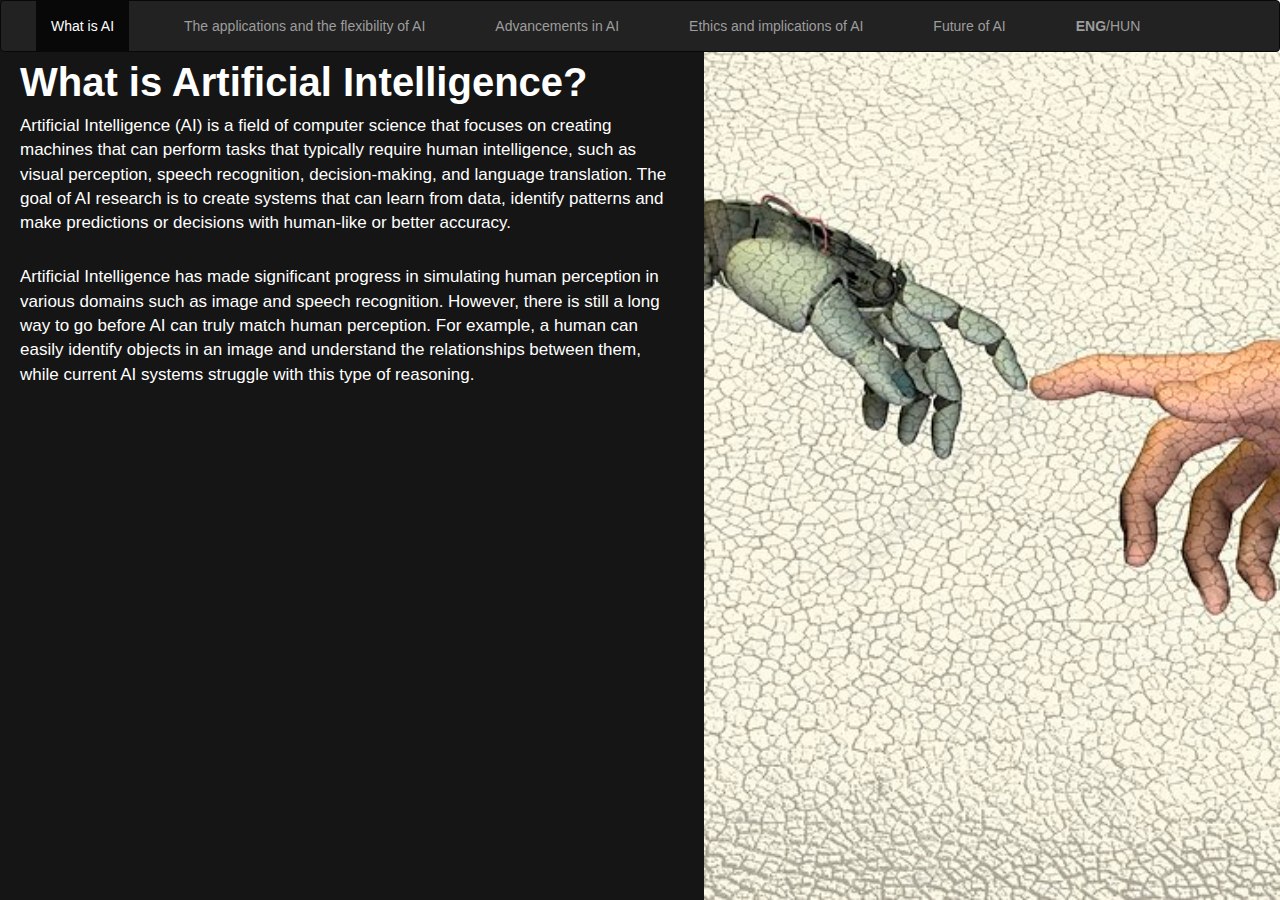
<file: AI/page1.html>
<!DOCTYPE html>
<html lang="hu">
<head>
    <meta charset="UTF-8">
    <meta http-equiv="X-UA-Compatible" content="IE=edge">
    <meta name="viewport" content="width=device-width, initial-scale=1.0">
    <title>Artifical Intelligence</title>
    <link rel="stylesheet" href="https://maxcdn.bootstrapcdn.com/bootstrap/3.4.1/css/bootstrap.min.css">
    <link rel="stylesheet" href="style.css">
    <script src="https://ajax.googleapis.com/ajax/libs/jquery/3.6.1/jquery.min.js"></script>
    <script src="https://maxcdn.bootstrapcdn.com/bootstrap/3.4.1/js/bootstrap.min.js"></script>
</head>
<body>
  <nav class="navbar navbar-inverse">
    <div class="container-fluid">
      <ul class="nav navbar-nav">
        <li class="active"><a href="">What is AI</a></li>
        <li><a href="page2.html">The applications and the flexibility of AI</a></li>
        <li><a href="page3.html">Advancements in AI</a></li>
        <li><a href="page4.html">Ethics and implications of AI</a></li>
        <li><a href="page5.html">Future of AI</a></li>
        <li><a href="page1ma.html"><b>ENG</b>/HUN</a></li>
      </ul>
    </div>
  </nav>

  <div class="split textSection">
    <h2>What is Artificial Intelligence?</h2>
    <p>
      Artificial Intelligence (AI) is a field of computer science that focuses on creating machines that can perform tasks that typically require human intelligence, such as visual perception, speech recognition, decision-making, and language translation. The goal of AI research is to create systems that can learn from data, identify patterns and make predictions or decisions with human-like or better accuracy.
    </p>
    <br>
    <p>
      Artificial Intelligence has made significant progress in simulating human perception in various domains such as image and speech recognition. However, there is still a long way to go before AI can truly match human perception.
      For example, a human can easily identify objects in an image and understand the relationships between them, while current AI systems struggle with this type of reasoning.
    </p>
  </div>
  <div class="split imgSection" id="sideImg1"></div>
  <!-- <img class="kep1" src="kepek/ai.png"> -->
  
   
      <script src="index.js"></script>
</body>
</html>
</file>
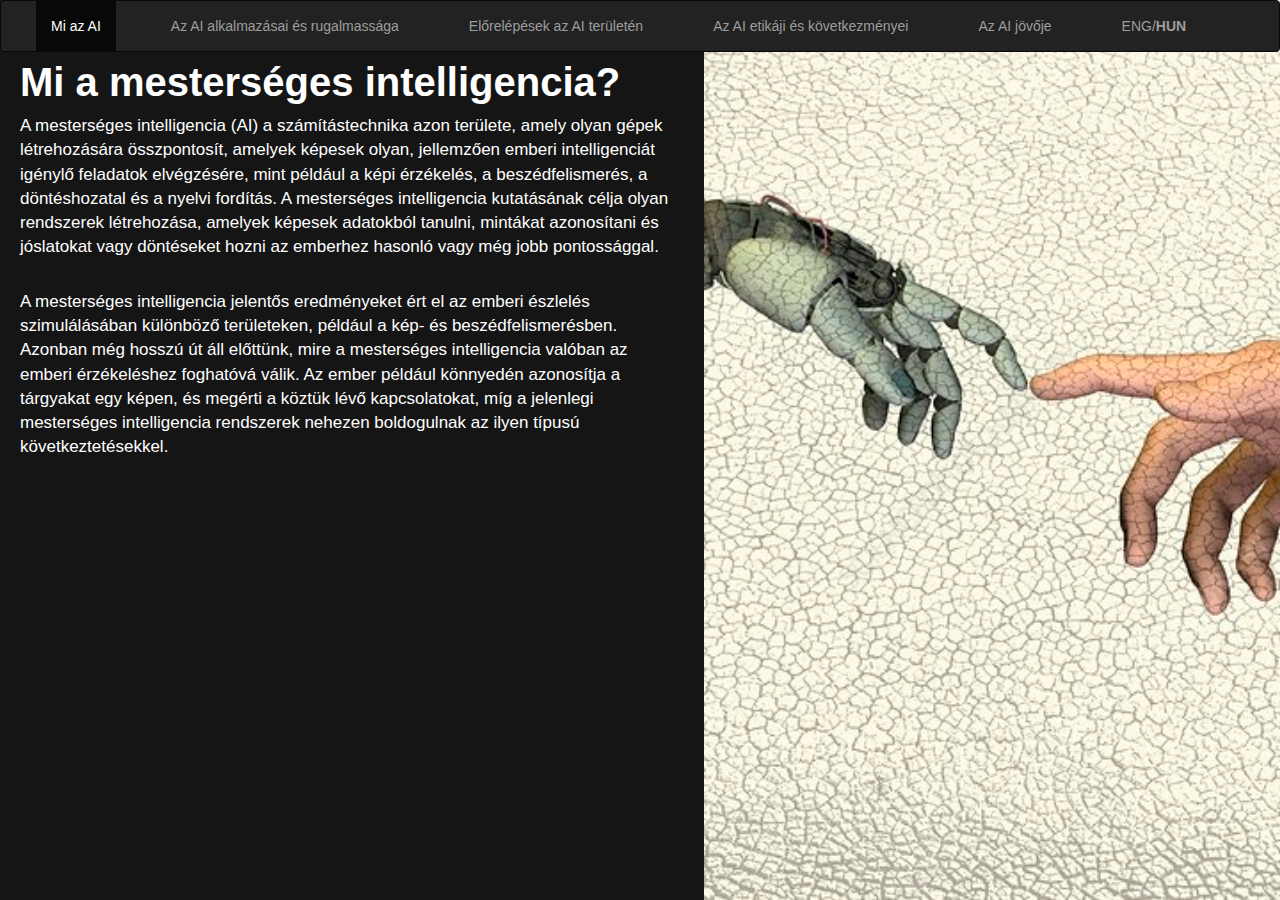
<file: AI/page1ma.html>
<!DOCTYPE html>
<html lang="hu">
<head>
    <meta charset="UTF-8">
    <meta http-equiv="X-UA-Compatible" content="IE=edge">
    <meta name="viewport" content="width=device-width, initial-scale=1.0">
    <title>Mesterséges Intelligencia</title>
    <link rel="stylesheet" href="https://maxcdn.bootstrapcdn.com/bootstrap/3.4.1/css/bootstrap.min.css">
    <link rel="stylesheet" href="style.css">
    <script src="https://ajax.googleapis.com/ajax/libs/jquery/3.6.1/jquery.min.js"></script>
    <script src="https://maxcdn.bootstrapcdn.com/bootstrap/3.4.1/js/bootstrap.min.js"></script>
</head>
<body>
  <nav class="navbar navbar-inverse">
    <div class="container-fluid">
      <ul class="nav navbar-nav">
        <li class="active"><a href="">Mi az AI</a></li>
        <li><a href="page2ma.html">Az AI alkalmazásai és rugalmassága</a></li>
        <li><a href="page3ma.html">Előrelépések az AI területén</a></li>
        <li><a href="page4ma.html">Az AI etikáji és következményei</a></li>
        <li><a href="page5ma.html">Az AI jövője</a></li>
        <li><a href="page1.html">ENG/<b>HUN</b></a></li>
      </ul>
    </div>
  </nav>

  <div class="split textSection">
    <h2>Mi a mesterséges intelligencia?</h2>
    <p>
        A mesterséges intelligencia (AI) a számítástechnika azon területe, amely olyan gépek létrehozására összpontosít, amelyek képesek olyan, jellemzően emberi intelligenciát igénylő feladatok elvégzésére, mint például a képi érzékelés, a beszédfelismerés, a döntéshozatal és a nyelvi fordítás. A mesterséges intelligencia kutatásának célja olyan rendszerek létrehozása, amelyek képesek adatokból tanulni, mintákat azonosítani és jóslatokat vagy döntéseket hozni az emberhez hasonló vagy még jobb pontossággal.
    </p>
    <br>
    <p>
        A mesterséges intelligencia jelentős eredményeket ért el az emberi észlelés szimulálásában különböző területeken, például a kép- és beszédfelismerésben. Azonban még hosszú út áll előttünk, mire a mesterséges intelligencia valóban az emberi érzékeléshez foghatóvá válik. Az ember például könnyedén azonosítja a tárgyakat egy képen, és megérti a köztük lévő kapcsolatokat, míg a jelenlegi mesterséges intelligencia rendszerek nehezen boldogulnak az ilyen típusú következtetésekkel.
    </p>
  </div>
  <div class="split imgSection" id="sideImg1"></div>
  <!-- <img class="kep1" src="kepek/ai.png"> -->
  
   
      <script src="index.js"></script>
</body>
</html>
</file>
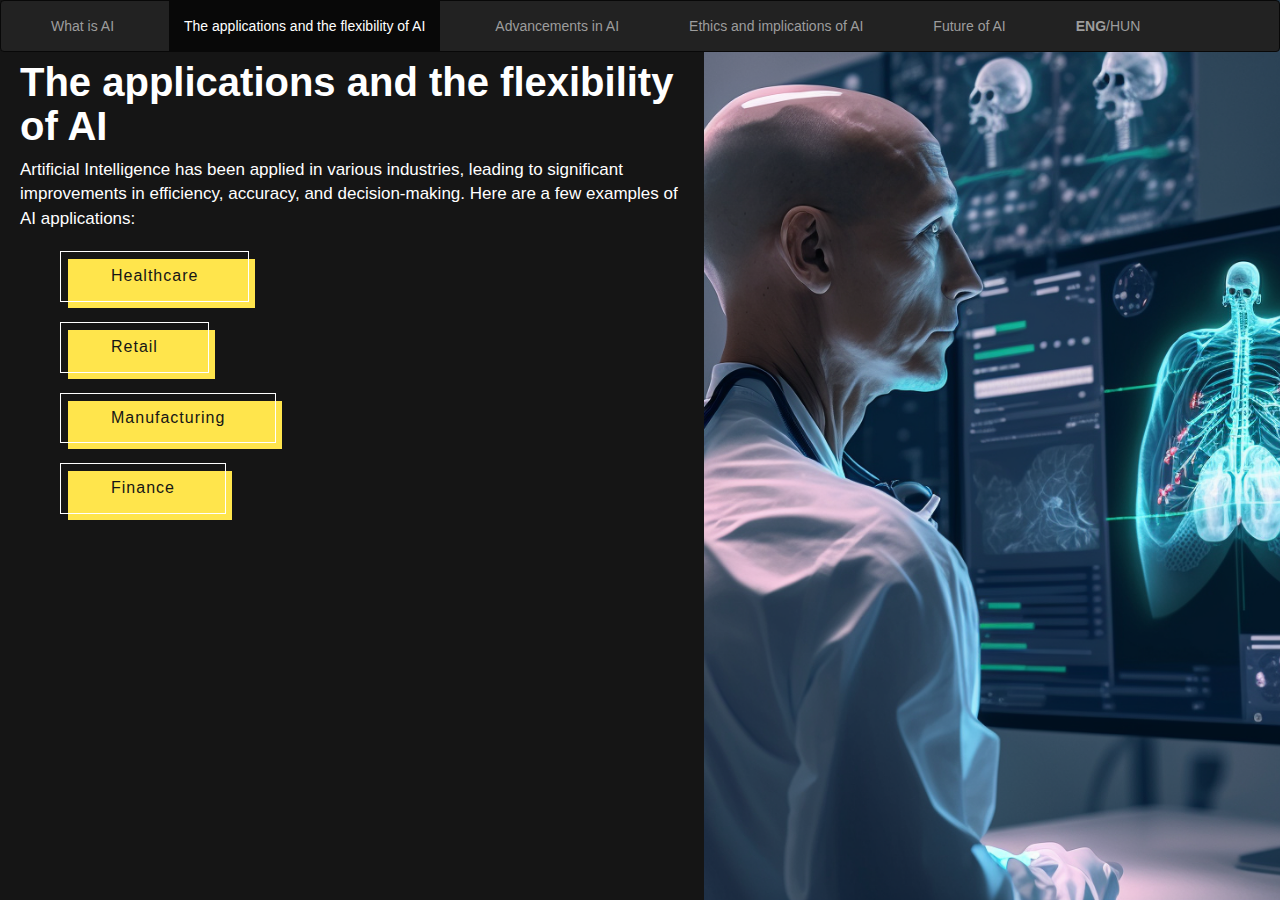
<file: AI/page2.html>
<!DOCTYPE html>
<html lang="hu">
<head>
    <meta charset="UTF-8">
    <meta http-equiv="X-UA-Compatible" content="IE=edge">
    <meta name="viewport" content="width=device-width, initial-scale=1.0">
    <title>The applications and the flexibility of AI</title>
    <link rel="stylesheet" href="https://maxcdn.bootstrapcdn.com/bootstrap/3.4.1/css/bootstrap.min.css">
    <link rel="stylesheet" href="style.css">
    <script src="https://ajax.googleapis.com/ajax/libs/jquery/3.6.1/jquery.min.js"></script>
    <script src="https://maxcdn.bootstrapcdn.com/bootstrap/3.4.1/js/bootstrap.min.js"></script>
</head>
<body>
  <nav class="navbar navbar-inverse">
    <div class="container-fluid">
      <ul class="nav navbar-nav">
        <li><a href="page1.html">What is AI</a></li>
        <li class="active"><a>The applications and the flexibility of AI</a></li>
        <li><a href="page3.html">Advancements in AI</a></li>
        <li><a href="page4.html">Ethics and implications of AI</a></li>
        <li><a href="page5.html">Future of AI</a></li>
        <li><a href="page2ma.html"><b>ENG</b>/HUN</a></li>
      </ul>
    </div>
  </nav>

  <div class="split textSection">
    <h2>The applications and the flexibility of AI</h2>
    <p>Artificial Intelligence has been applied in various industries, leading to significant improvements in efficiency, accuracy, and decision-making. Here are a few examples of AI applications:</p>
    <ul>
      <li class="list">
        <button class="toggleBtn" onclick="displayChange('text21')">Healthcare</button>
        <p id="text21" style="display: none">AI has been used in healthcare to help diagnose diseases, predict patient outcomes, and develop personalized treatment plans. For instance, AI algorithms can assist doctors in analyzing medical images to detect conditions such as cancer.</p></li>
      <li class="list">
        <button class="toggleBtn" onclick="displayChange('text22')">Retail</button>
        <p id="text22" style="display: none">AI is transforming the retail industry by enabling personalized shopping experiences, optimizing supply chain management, and improving the accuracy of sales forecasts. For example, retailers use AI-powered recommendations and chatbots to engage with customers and provide them with relevant information about products.</p></li>
      <li class="list">
        <button class="toggleBtn" onclick="displayChange('text23')">Manufacturing</button>
        <p id="text23" style="display: none">AI is being utilized in the manufacturing industry to optimize production processes, improve quality control, and reduce downtime. For instance, AI-powered machines can perform predictive maintenance to identify potential failures before they occur.</p></li>
      <li class="list">
        <button class="toggleBtn" onclick="displayChange('text24')">Finance</button>
        <p id="text24" style="display: none">AI is changing the way financial institutions operate by automating many tasks and improving the accuracy of financial forecasting and risk assessment. For example, AI algorithms can analyze large amounts of data to detect fraud, making the financial industry more secure.</p></li>
    </ul>
  </div>
  <div class="split imgSection" id="sideImg2"></div>
  

    
      <script src="index.js"></script>
</body>
</html>
</file>
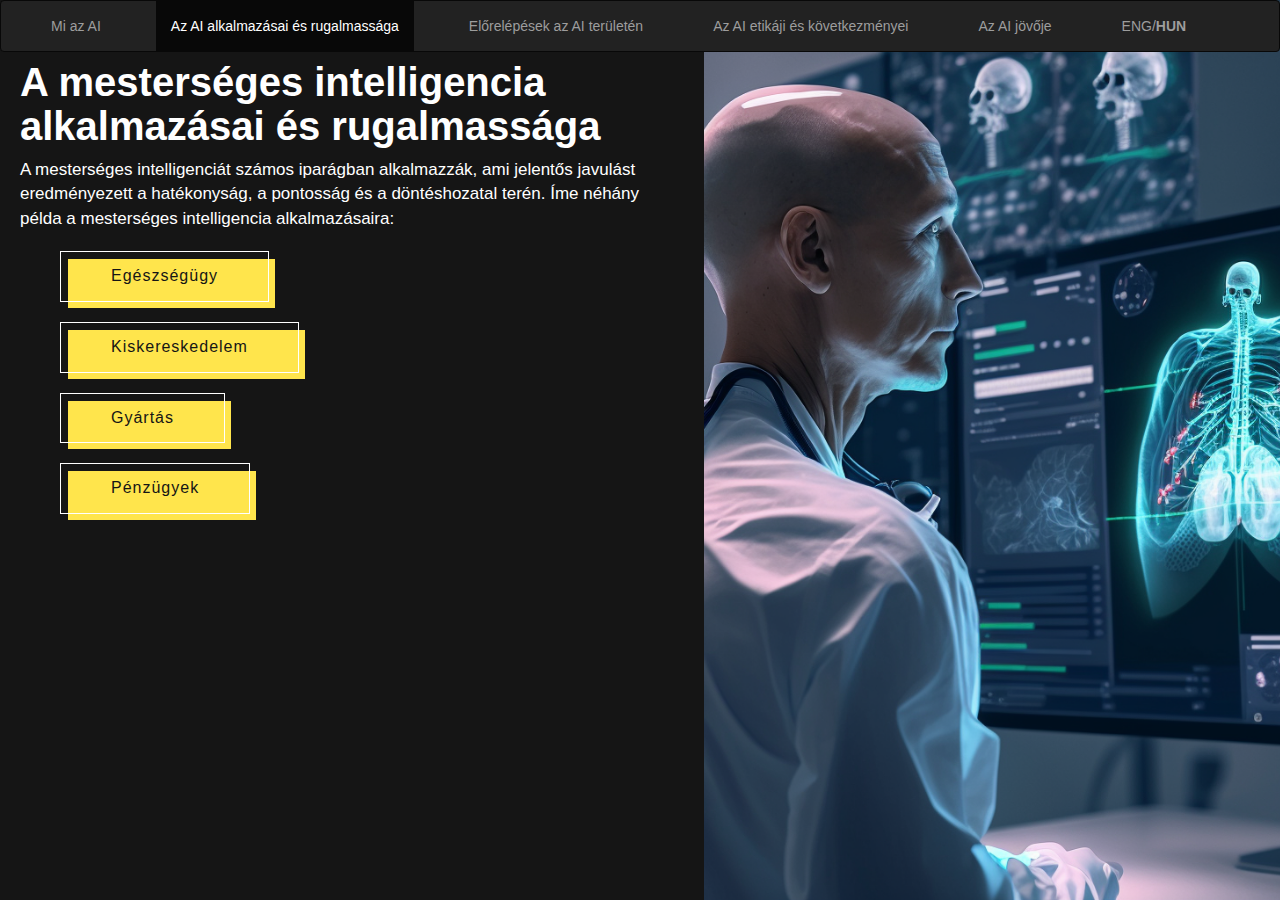
<file: AI/page2ma.html>
<!DOCTYPE html>
<html lang="hu">
<head>
    <meta charset="UTF-8">
    <meta http-equiv="X-UA-Compatible" content="IE=edge">
    <meta name="viewport" content="width=device-width, initial-scale=1.0">
    <title>The applications and the flexibility of AI</title>
    <link rel="stylesheet" href="https://maxcdn.bootstrapcdn.com/bootstrap/3.4.1/css/bootstrap.min.css">
    <link rel="stylesheet" href="style.css">
    <script src="https://ajax.googleapis.com/ajax/libs/jquery/3.6.1/jquery.min.js"></script>
    <script src="https://maxcdn.bootstrapcdn.com/bootstrap/3.4.1/js/bootstrap.min.js"></script>
</head>
<body>
  <nav class="navbar navbar-inverse">
    <div class="container-fluid">
      <ul class="nav navbar-nav">
        <li><a href="page1ma.html">Mi az AI</a></li>
        <li class="active"><a>Az AI alkalmazásai és rugalmassága</a></li>
        <li><a href="page3ma.html">Előrelépések az AI területén</a></li>
        <li><a href="page4ma.html">Az AI etikáji és következményei</a></li>
        <li><a href="page5ma.html">Az AI jövője</a></li>
        <li><a href="page2.html">ENG/<b>HUN</b></a></li>
      </ul>
    </div>
  </nav>

  <div class="split textSection">
    <h2>A mesterséges intelligencia alkalmazásai és rugalmassága</h2>
    <p>A mesterséges intelligenciát számos iparágban alkalmazzák, ami jelentős javulást eredményezett a hatékonyság, a pontosság és a döntéshozatal terén. Íme néhány példa a mesterséges intelligencia alkalmazásaira:</p>
    <ul>
      <li class="list">
        <button class="toggleBtn" onclick="displayChange('text21')">Egészségügy</button>
        <p id="text21" style="display: none">A mesterséges intelligenciát az egészségügyben a betegségek diagnosztizálására, a betegek kimenetelének előrejelzésére és személyre szabott kezelési tervek kidolgozására használják.</p></li>
      <li class="list">
        <button class="toggleBtn" onclick="displayChange('text22')">Kiskereskedelem</button>
        <p id="text22" style="display: none">A mesterséges intelligencia átalakítja a kiskereskedelmi iparágat azáltal, hogy lehetővé teszi a személyre szabott vásárlási élményt, optimalizálja az ellátási lánc irányítását és javítja az értékesítési előrejelzések pontosságát. A kiskereskedők például AI-alapú ajánlásokat és chatbotokat használnak arra, hogy kapcsolatba lépjenek a vásárlókkal, és releváns információkkal lássák el őket a termékekről.</p></li>
      <li class="list">
        <button class="toggleBtn" onclick="displayChange('text23')">Gyártás</button>
        <p id="text23" style="display: none">Az AI-t a feldolgozóiparban a gyártási folyamatok optimalizálására, a minőségellenőrzés javítására és az állásidő csökkentésére használják. A mesterséges intelligenciával működő gépek például képesek prediktív karbantartást végezni, hogy a potenciális meghibásodásokat még azok bekövetkezése előtt felismerjék.</p></li>
      <li class="list">
        <button class="toggleBtn" onclick="displayChange('text24')">Pénzügyek</button>
        <p id="text24" style="display: none">A mesterséges intelligencia számos feladat automatizálásával, valamint a pénzügyi előrejelzés és kockázatértékelés pontosságának javításával megváltoztatja a pénzügyi intézmények működését. Az AI-algoritmusok például nagy mennyiségű adatot tudnak elemezni a csalások felderítése érdekében, ezáltal biztonságosabbá téve a pénzügyi ágazatot.</p></li>
    </ul>
  </div>
  <div class="split imgSection" id="sideImg2"></div>
  

    
      <script src="index.js"></script>
</body>
</html>
</file>
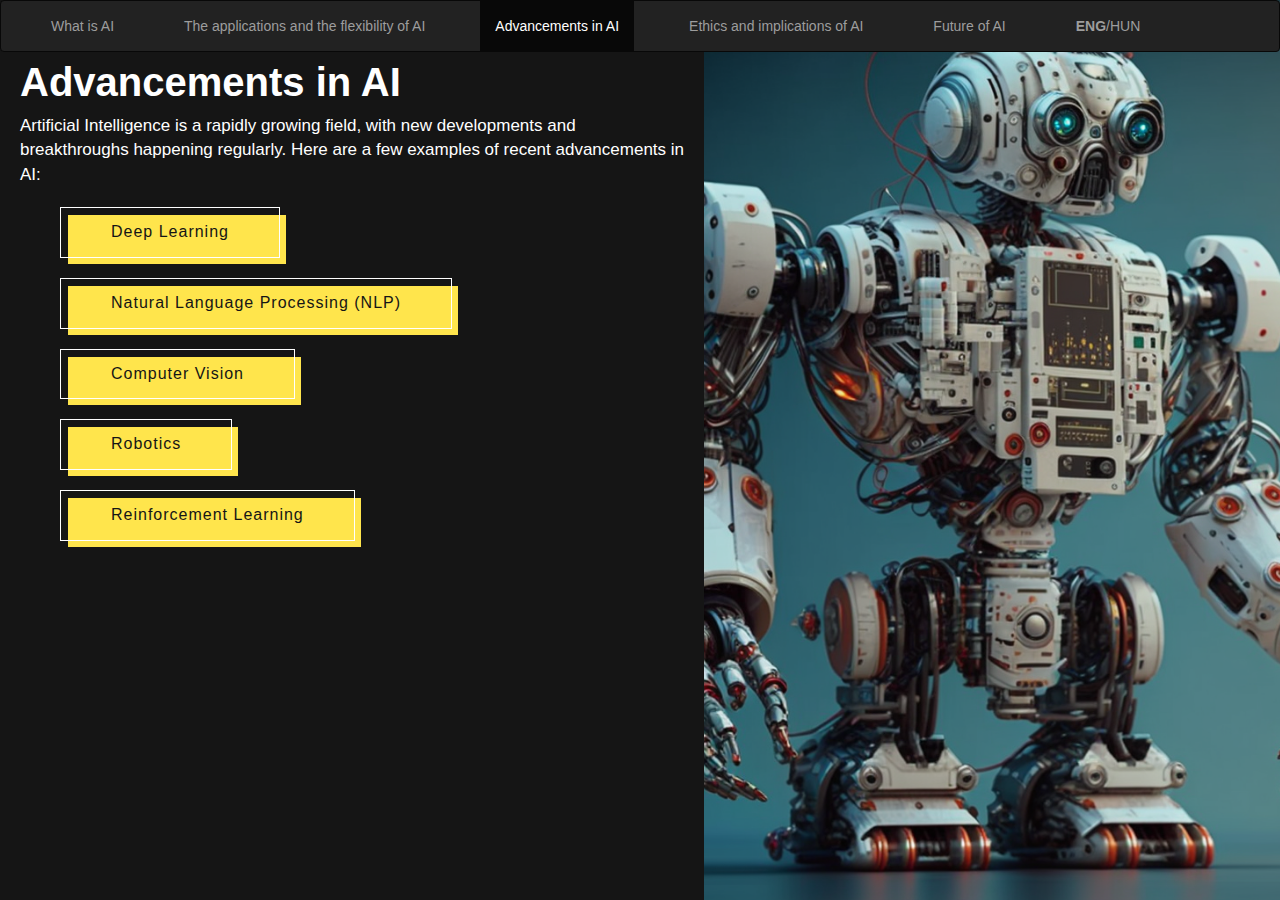
<file: AI/page3.html>
<!DOCTYPE html>
<html lang="hu">

<head>
  <meta charset="UTF-8">
  <meta http-equiv="X-UA-Compatible" content="IE=edge">
  <meta name="viewport" content="width=device-width, initial-scale=1.0">
  <title>The applications and the flexibility of AI</title>
  <link rel="stylesheet" href="https://maxcdn.bootstrapcdn.com/bootstrap/3.4.1/css/bootstrap.min.css">
  <link rel="stylesheet" href="style.css">
  <script src="https://ajax.googleapis.com/ajax/libs/jquery/3.6.1/jquery.min.js"></script>
  <script src="https://maxcdn.bootstrapcdn.com/bootstrap/3.4.1/js/bootstrap.min.js"></script>
</head>

<body>
  <nav class="navbar navbar-inverse">
    <div class="container-fluid">
      <ul class="nav navbar-nav">
        <li><a href="page1.html">What is AI</a></li>
        <li><a href="page2.html">The applications and the flexibility of AI</a></li>
        <li class="active"><a>Advancements in AI</a></li>
        <li><a href="page4.html">Ethics and implications of AI</a></li>
        <li><a href="page5.html">Future of AI</a></li>
        <li><a href="page3ma.html"><b>ENG</b>/HUN</a></li>
      </ul>
    </div>
  </nav>

  <div class="split textSection">
    <h2>Advancements in AI</h2>
    <p>Artificial Intelligence is a rapidly growing field, with new developments and breakthroughs happening regularly.
      Here are a few examples of recent advancements in AI:
    <p>
    <ul>
      <li class="list">
        <button class="toggleBtn" onclick="displayChange('text31')">Deep Learning</button>
        <p id="text31" style="display: none">Deep learning is a subfield of machine learning that involves neural
          networks with multiple layers. These networks are capable of learning and improving from large amounts of
          data, leading to breakthroughs in computer vision, natural language processing, and speech recognition.</p>
      </li>
      <li class="list">
        <button class="toggleBtn" onclick="displayChange('text32')">Natural Language Processing (NLP)</button>
        <p id="text32" style="display: none">NLP is a branch of AI that deals with the interaction between computers and
          humans using natural language. Advancements in NLP have enabled computers to understand, generate, and respond
          to human speech with greater accuracy, making it possible for AI systems to interact with users in a more
          human-like manner.</p>
      </li>
      <li class="list">
        <button class="toggleBtn" onclick="displayChange('text33')">Computer Vision</button>
        <p id="text33" style="display: none">Computer vision is the ability of a computer to interpret and understand
          visual information from the world, such as images and videos. Advances in computer vision have made it
          possible for AI systems to perform tasks such as object detection and image recognition with human-like or
          better accuracy.</p>
      </li>
      <li class="list">
        <button class="toggleBtn" onclick="displayChange('text34')">Robotics</button>
        <p id="text34" style="display: none">AI is increasingly being integrated into robots, making them more
          autonomous and capable of performing tasks that were previously only possible for humans. For instance, robots
          can now perform complex tasks such as assembly, inspection, and maintenance in various industries.</p>
      </li>
      <li class="list">
        <button class="toggleBtn" onclick="displayChange('text35')">Reinforcement Learning</button>
        <p id="text35" style="display: none">Reinforcement learning is a type of machine learning that involves training
          AI systems through trial-and-error, where the system receives rewards or penalties based on its actions. This
          approach has shown promising results in various domains, including robotics, gaming, and autonomous
          navigation.</p>
      </li>
    </ul>
  </div>
  <div class="split imgSection" id="sideImg3"></div>


  <script src="index.js"></script>
</body>

</html>
</file>
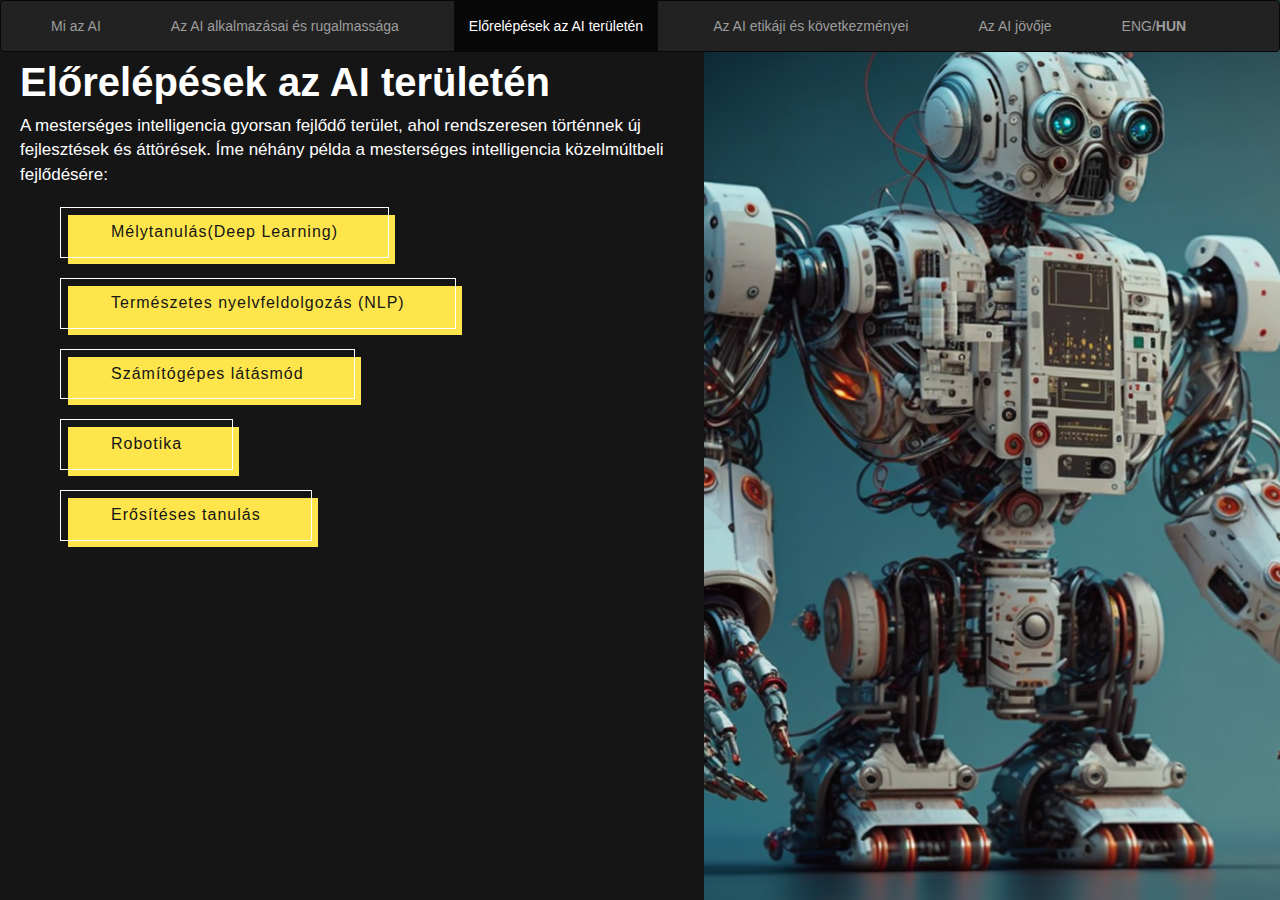
<file: AI/page3ma.html>
<!DOCTYPE html>
<html lang="hu">

<head>
  <meta charset="UTF-8">
  <meta http-equiv="X-UA-Compatible" content="IE=edge">
  <meta name="viewport" content="width=device-width, initial-scale=1.0">
  <title>The applications and the flexibility of AI</title>
  <link rel="stylesheet" href="https://maxcdn.bootstrapcdn.com/bootstrap/3.4.1/css/bootstrap.min.css">
  <link rel="stylesheet" href="style.css">
  <script src="https://ajax.googleapis.com/ajax/libs/jquery/3.6.1/jquery.min.js"></script>
  <script src="https://maxcdn.bootstrapcdn.com/bootstrap/3.4.1/js/bootstrap.min.js"></script>
</head>

<body>
  <nav class="navbar navbar-inverse">
    <div class="container-fluid">
      <ul class="nav navbar-nav">
        <li><a href="page1ma.html">Mi az AI</a></li>
        <li><a href="page2ma.html">Az AI alkalmazásai és rugalmassága</a></li>
        <li class="active"><a>Előrelépések az AI területén</a></li>
        <li><a href="page4ma.html">Az AI etikáji és következményei</a></li>
        <li><a href="page5ma.html">Az AI jövője</a></li>
        <li><a href="page3.html">ENG/<b>HUN</b></a></li>
      </ul>
    </div>
  </nav>

  <div class="split textSection">
    <h2>Előrelépések az AI területén</h2>
    <p>A mesterséges intelligencia gyorsan fejlődő terület, ahol rendszeresen történnek új fejlesztések és áttörések. Íme néhány példa a mesterséges intelligencia közelmúltbeli fejlődésére:
    <p>
    <ul>
      <li class="list">
        <button class="toggleBtn" onclick="displayChange('text31')">Mélytanulás(Deep Learning)</button>
        <p id="text31" style="display: none">A mélytanulás(Deep Learning) a gépi tanulás egy olyan részterülete, amely több rétegű neurális hálózatokat foglal magában. Ezek a hálózatok nagy mennyiségű adatból képesek tanulni és fejlődni, ami áttörést eredményezett a számítógépes látás, a természetes nyelvfeldolgozás és a beszédfelismerés területén.</p>
      </li>
      <li class="list">
        <button class="toggleBtn" onclick="displayChange('text32')">Természetes nyelvfeldolgozás (NLP)</button>
        <p id="text32" style="display: none">Az NLP a mesterséges intelligencia egyik ága, amely a számítógépek és az emberek közötti, természetes nyelvet használó interakcióval foglalkozik. Az NLP terén elért előrelépések lehetővé tették, hogy a számítógépek egyre pontosabban megértsék, generálják és reagáljanak az emberi beszédre, lehetővé téve, hogy a mesterséges intelligencia rendszerek emberközelibb módon lépjenek kapcsolatba a felhasználókkal.</p>
      </li>
      <li class="list">
        <button class="toggleBtn" onclick="displayChange('text33')">Számítógépes látásmód</button>
        <p id="text33" style="display: none">A számítógépes látásmód lehetővé teszi, hogy a gép értelmezze és megértse a világ vizuális információit, például a képeket és videókat. A számítógépes látás terén elért eredmények lehetővé tették, hogy a mesterséges intelligencia rendszerek olyan feladatokat végezzenek, mint a tárgyak felismerése és a képfelismerés, az emberhez hasonló vagy annál nagyobb pontossággal.</p>
      </li>
      <li class="list">
        <button class="toggleBtn" onclick="displayChange('text34')">Robotika</button>
        <p id="text34" style="display: none">A mesterséges intelligenciát egyre inkább beépítik a robotokba, így azok egyre önállóbbá válnak, és olyan feladatok elvégzésére is képesek, amelyek korábban csak az ember számára voltak lehetségesek. A robotok például ma már képesek olyan összetett feladatok elvégzésére, mint az összeszerelés, az ellenőrzés és a karbantartás különböző iparágakban.</p>
      </li>
      <li class="list">
        <button class="toggleBtn" onclick="displayChange('text35')">Erősítéses tanulás</button>
        <p id="text35" style="display: none">A megerősítéses tanulás a gépi tanulás egy olyan típusa, amely a mesterséges intelligenciát próbákkal és problémákkal oktatja, ahol a rendszer a cselekedetei alapján jutalmakat vagy büntetéseket kap. Ez a megközelítés ígéretes eredményeket mutatott különböző területeken, többek között a robotikában, a játékokban és az autonóm navigációban.</p>
      </li>
    </ul>
  </div>
  <div class="split imgSection" id="sideImg3"></div>


  <script src="index.js"></script>
</body>

</html>
</file>
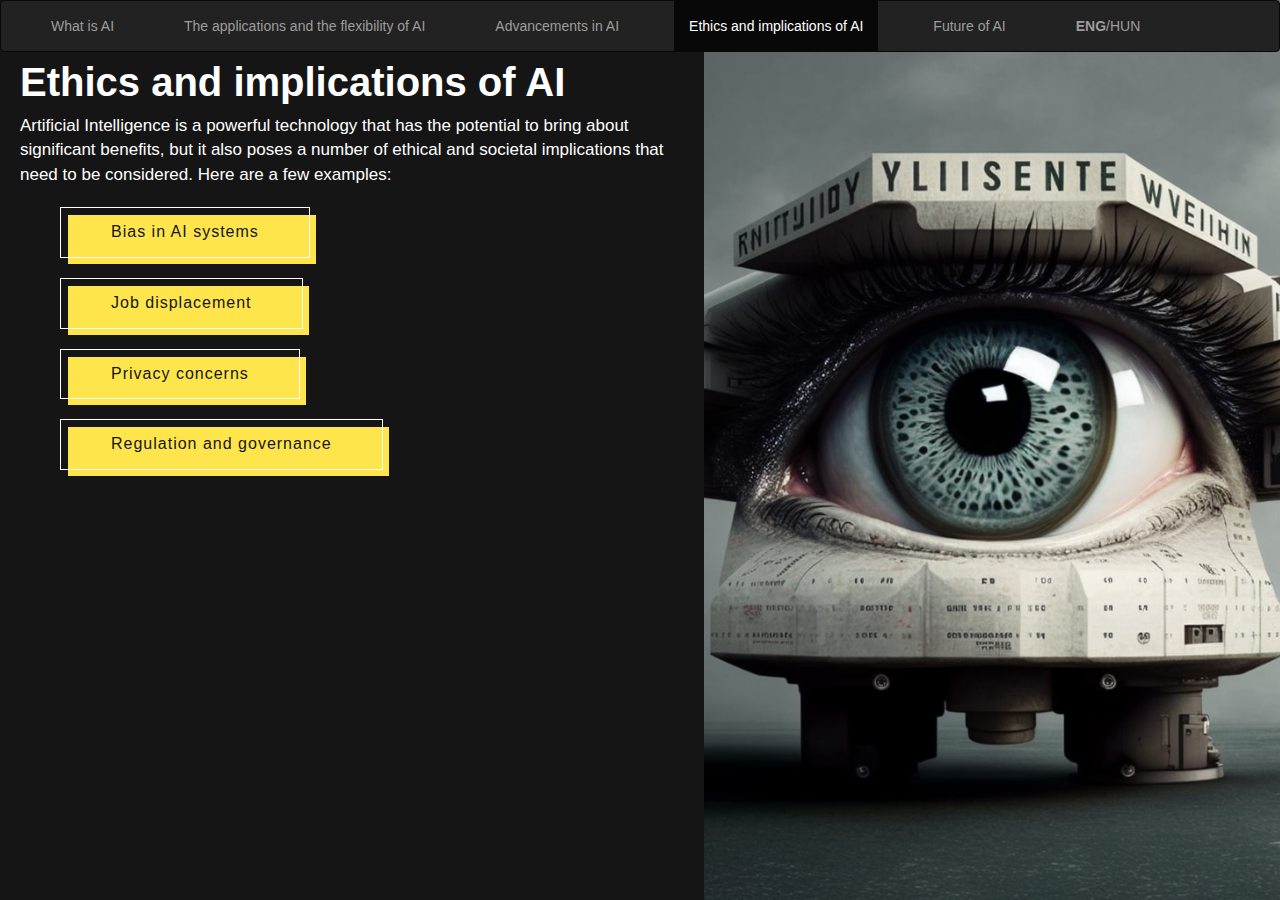
<file: AI/page4.html>
<!DOCTYPE html>
<html lang="hu">
<head>
    <meta charset="UTF-8">
    <meta http-equiv="X-UA-Compatible" content="IE=edge">
    <meta name="viewport" content="width=device-width, initial-scale=1.0">
    <title>The applications and the flexibility of AI</title>
    <link rel="stylesheet" href="https://maxcdn.bootstrapcdn.com/bootstrap/3.4.1/css/bootstrap.min.css">
    <link rel="stylesheet" href="style.css">
    <script src="https://ajax.googleapis.com/ajax/libs/jquery/3.6.1/jquery.min.js"></script>
    <script src="https://maxcdn.bootstrapcdn.com/bootstrap/3.4.1/js/bootstrap.min.js"></script>
</head>
<body>
  <nav class="navbar navbar-inverse">
    <div class="container-fluid">
      <ul class="nav navbar-nav">
        <li><a href="page1.html">What is AI</a></li>
        <li><a href="page2.html">The applications and the flexibility of AI</a></li>
        <li><a href="page3.html">Advancements in AI</a></li>
        <li class="active"><a>Ethics and implications of AI</a></li>
        <li><a href="page5.html">Future of AI</a></li>
        <li><a href="page4ma.html"><b>ENG</b>/HUN</a></li>
      </ul>
    </div>
  </nav>

  <div class="split textSection">
    <h2>Ethics and implications of AI</h2>
    <p>Artificial Intelligence is a powerful technology that has the potential to bring about significant benefits, but it also poses a number of ethical and societal implications that need to be considered. Here are a few examples:</p>
    <ul>
      <li class="list">
        <button class="toggleBtn" onclick="displayChange('text41')">Bias in AI systems</button>
        <p id="text41" style="display: none">AI systems are only as unbiased as the data they are trained on. If the training data contains biases, the AI system can perpetuate those biases and make decisions that are unfair or discriminatory. For example, facial recognition systems have been criticized for their higher error rates for certain ethnic groups.</p></li>
      <li class="list">
        <button class="toggleBtn" onclick="displayChange('text42')">Job displacement</button>
        <p id="text42" style="display: none">The increasing use of AI in various industries could lead to job losses as tasks previously performed by humans are automated. It is important to consider the impact of AI on employment and the need for retraining and upskilling programs to help workers transition to new roles.</p></li>
      <li class="list">
        <button class="toggleBtn" onclick="displayChange('text43')">Privacy concerns</button>
        <p id="text43" style="display: none">AI systems often rely on large amounts of personal data, which raises privacy concerns. It is important to ensure that personal data is collected, stored, and processed in a responsible manner, and that appropriate measures are in place to protect individual privacy rights.</p></li>
      <li class="list">
        <button class="toggleBtn" onclick="displayChange('text44')">Regulation and governance</button>
        <p id="text44" style="display: none">As AI becomes more widespread, there is a growing need for regulation and governance to ensure its safe and ethical use. This includes setting standards for AI development and deployment, establishing guidelines for the responsible use of AI, and creating mechanisms for accountability and oversight.</p></li>
    </ul>
  </div>
  <div class="split imgSection" id="sideImg4"></div>

    
      <script src="index.js"></script>
</body>
</html>
</file>
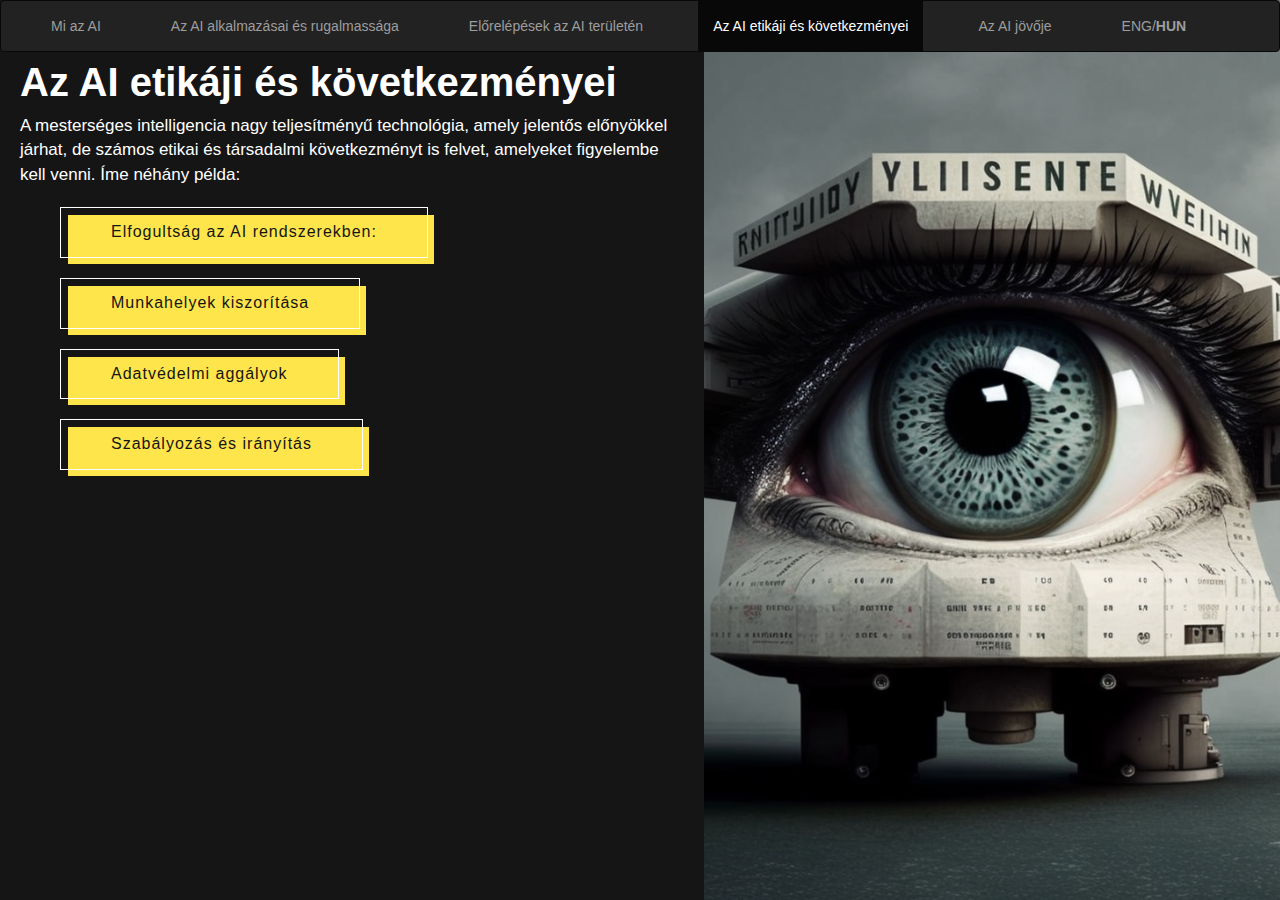
<file: AI/page4ma.html>
<!DOCTYPE html>
<html lang="hu">
<head>
    <meta charset="UTF-8">
    <meta http-equiv="X-UA-Compatible" content="IE=edge">
    <meta name="viewport" content="width=device-width, initial-scale=1.0">
    <title>The applications and the flexibility of AI</title>
    <link rel="stylesheet" href="https://maxcdn.bootstrapcdn.com/bootstrap/3.4.1/css/bootstrap.min.css">
    <link rel="stylesheet" href="style.css">
    <script src="https://ajax.googleapis.com/ajax/libs/jquery/3.6.1/jquery.min.js"></script>
    <script src="https://maxcdn.bootstrapcdn.com/bootstrap/3.4.1/js/bootstrap.min.js"></script>
</head>
<body>
  <nav class="navbar navbar-inverse">
    <div class="container-fluid">
      <ul class="nav navbar-nav">
        <li><a href="page1ma.html">Mi az AI</a></li>
        <li><a href="page2ma.html">Az AI alkalmazásai és rugalmassága</a></li>
        <li><a href="page3ma.html">Előrelépések az AI területén</a></li>
        <li class="active"><a href="page4ma.html">Az AI etikáji és következményei</a></li>
        <li><a href="page5ma.html">Az AI jövője</a></li>
        <li><a href="page4.html">ENG/<b>HUN</b></a></li>
      </ul>
    </div>
  </nav>

  <div class="split textSection">
    <h2>Az AI etikáji és következményei</h2>
    <p>A mesterséges intelligencia nagy teljesítményű technológia, amely jelentős előnyökkel járhat, de számos etikai és társadalmi következményt is felvet, amelyeket figyelembe kell venni. Íme néhány példa:</p>
    <ul>
      <li class="list">
        <button class="toggleBtn" onclick="displayChange('text41')">Elfogultság az AI rendszerekben:</button>
        <p id="text41" style="display: none">A mesterséges intelligencia rendszerek csak annyira elfogulatlanok, amennyire az adatok, amelyeken betanítják őket. Ha a képzési adatok elfogultságokat tartalmaznak, az AI-rendszer fenntarthatja ezeket az elfogultságokat, és igazságtalan vagy diszkriminatív döntéseket hozhat. Az arcfelismerő rendszereket például sokan kritizálták, hogy bizonyos etnikai csoportok esetében magasabb a hibaarányuk.</p></li>
      <li class="list">
        <button class="toggleBtn" onclick="displayChange('text42')">Munkahelyek kiszorítása</button>
        <p id="text42" style="display: none">A mesterséges intelligencia egyre szélesebb körű alkalmazása különböző iparágakban munkahelyek megszűnéséhez vezethet, mivel a korábban emberek által végzett feladatokat automatizálják. Fontos figyelembe venni a mesterséges intelligencia foglalkoztatásra gyakorolt hatását, valamint az átképzési és továbbképzési programok szükségességét, hogy a munkavállalók át tudjanak állni az új szerepekre.</p></li>
      <li class="list">
        <button class="toggleBtn" onclick="displayChange('text43')">Adatvédelmi aggályok</button>
        <p id="text43" style="display: none">Az AI-rendszerek gyakran nagy mennyiségű személyes adatra támaszkodnak, ami adatvédelmi aggályokat vet fel. Fontos biztosítani, hogy a személyes adatok gyűjtése, tárolása és feldolgozása felelősségteljes módon történjen, és hogy megfelelő intézkedésekkel védjék az egyén magánélethez fűződő jogait.</p></li>
      <li class="list">
        <button class="toggleBtn" onclick="displayChange('text44')">Szabályozás és irányítás</button>
        <p id="text44" style="display: none">Ahogy a mesterséges intelligencia egyre szélesebb körben elterjed, egyre nagyobb szükség van a szabályozásra és az irányításra, hogy biztosítsuk biztonságos és etikus használatát. Ez magában foglalja a mesterséges intelligencia fejlesztésére és alkalmazására vonatkozó szabványok meghatározását, a mesterséges intelligencia felelős használatára vonatkozó iránymutatások kidolgozását, valamint az elszámoltathatóság és felügyelet mechanizmusainak létrehozását.</p></li>
    </ul>
  </div>
  <div class="split imgSection" id="sideImg4"></div>

    
      <script src="index.js"></script>
</body>
</html>
</file>
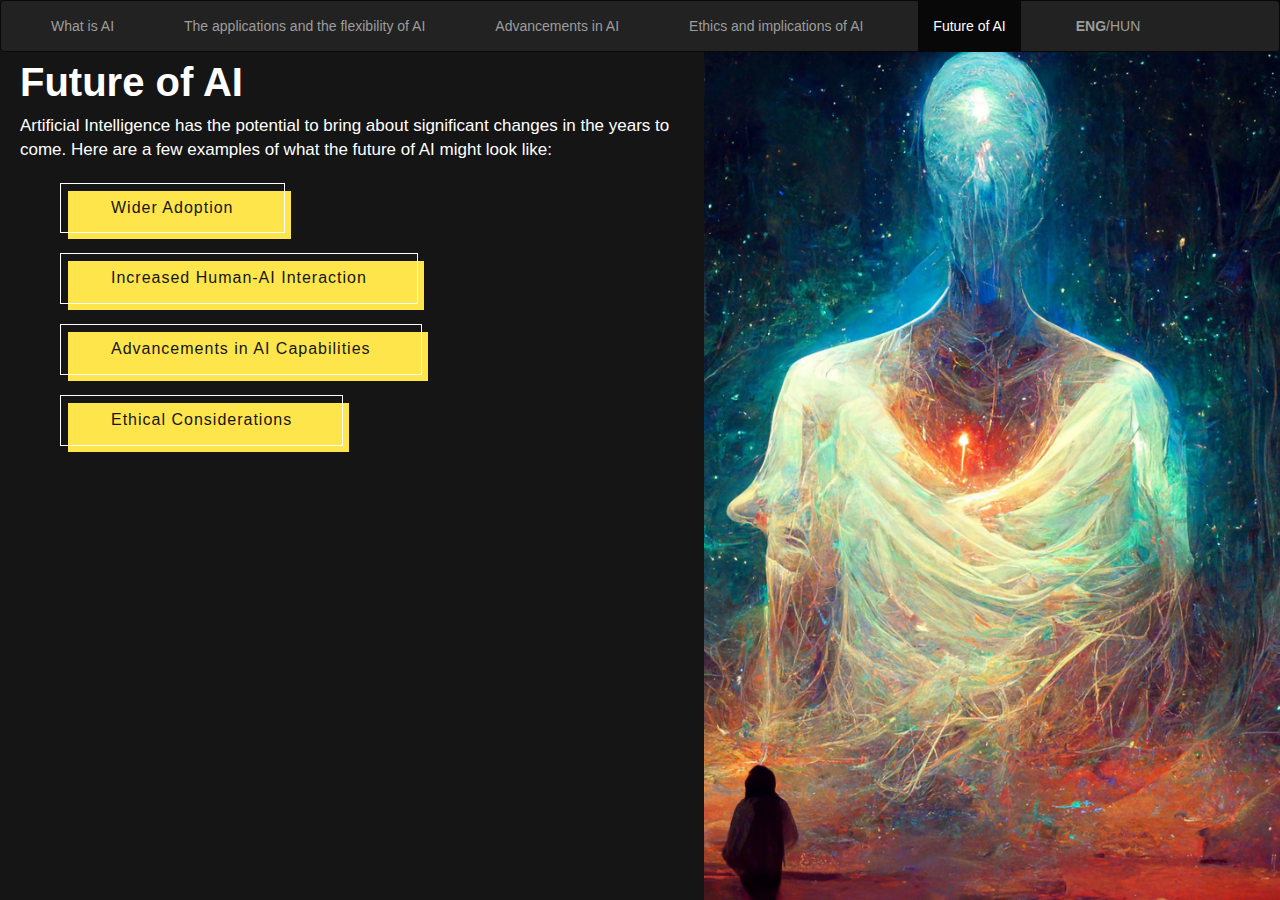
<file: AI/page5.html>
<!DOCTYPE html>
<html lang="hu">
<head>
    <meta charset="UTF-8">
    <meta http-equiv="X-UA-Compatible" content="IE=edge">
    <meta name="viewport" content="width=device-width, initial-scale=1.0">
    <title>The applications and the flexibility of AI</title>
    <link rel="stylesheet" href="https://maxcdn.bootstrapcdn.com/bootstrap/3.4.1/css/bootstrap.min.css">
    <link rel="stylesheet" href="style.css">
    <script src="https://ajax.googleapis.com/ajax/libs/jquery/3.6.1/jquery.min.js"></script>
    <script src="https://maxcdn.bootstrapcdn.com/bootstrap/3.4.1/js/bootstrap.min.js"></script>
</head>
<body>
  <nav class="navbar navbar-inverse">
    <div class="container-fluid">
      <ul class="nav navbar-nav">
        <li><a href="page1.html">What is AI</a></li>
        <li><a href="page2.html">The applications and the flexibility of AI</a></li>
        <li><a href="page3.html">Advancements in AI</a></li>
        <li><a href="page4.html">Ethics and implications of AI</a></li>
        <li class="active"><a>Future of AI</a></li>
        <li><a href="page5ma.html"><b>ENG</b>/HUN</a></li>
      </ul>
    </div>
  </nav>

  <div class="split textSection">
    <h2>Future of AI</h2>
    <p>Artificial Intelligence has the potential to bring about significant changes in the years to come. Here are a few examples of what the future of AI might look like:</p>
    <ul>
      <li class="list">
        <button class="toggleBtn" onclick="displayChange('text51')">Wider Adoption</button>
        <p id="text51" style="display: none">AI is likely to become more widely adopted in various industries and domains, leading to increased efficiency and improved decision-making. For example, AI is expected to play a significant role in areas such as healthcare, finance, and education, leading to improved outcomes and services.</p></li>
      <li class="list">
        <button class="toggleBtn" onclick="displayChange('text52')">Increased Human-AI Interaction</button>
        <p id="text52" style="display: none">AI is expected to become more integrated into our daily lives, enabling us to interact with AI systems in a more natural and intuitive way. For example, voice assistants and chatbots are becoming increasingly popular, making it easier for people to access information and services.</p></li>
      <li class="list">
        <button class="toggleBtn" onclick="displayChange('text53')">Advancements in AI Capabilities</button>
        <p id="text53" style="display: none">AI is expected to continue to evolve and improve, leading to new breakthroughs and applications. For example, AI systems are likely to become even more capable of performing tasks such as natural language processing, computer vision, and decision-making.</p></li>
      <li class="list">
        <button class="toggleBtn" onclick="displayChange('text54')">Ethical Considerations</button>
        <p id="text54" style="display: none">As AI becomes more widespread, it is important to consider the ethical and societal implications of this technology. Governments, organizations, and individuals will need to take action to ensure that AI is used in a responsible and ethical manner.</p></li>
    </ul>
  </div>
  <div class="split imgSection" id="sideImg5"></div>

    
      <script src="index.js"></script>
</body>
</html>
</file>
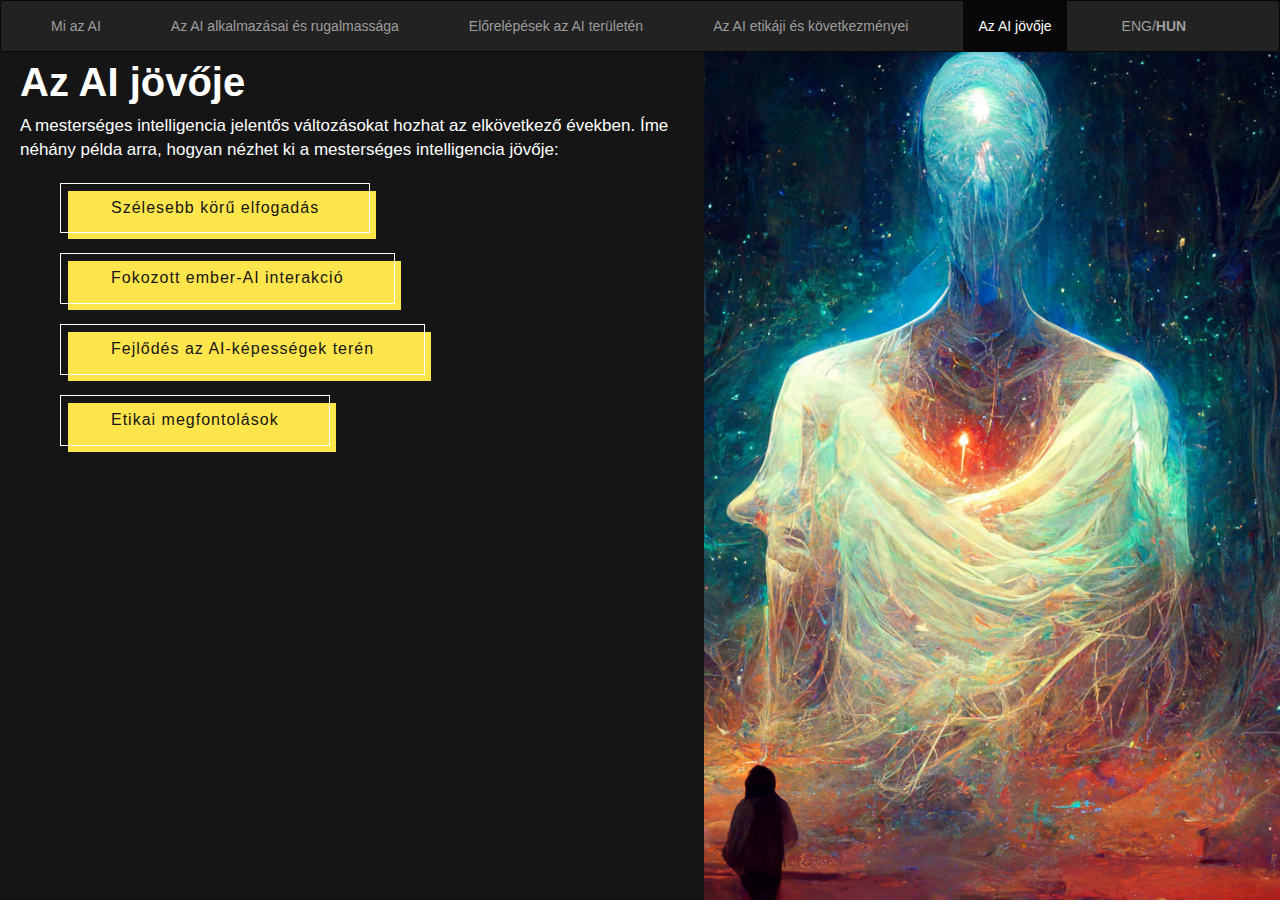
<file: AI/page5ma.html>
<!DOCTYPE html>
<html lang="hu">
<head>
    <meta charset="UTF-8">
    <meta http-equiv="X-UA-Compatible" content="IE=edge">
    <meta name="viewport" content="width=device-width, initial-scale=1.0">
    <title>The applications and the flexibility of AI</title>
    <link rel="stylesheet" href="https://maxcdn.bootstrapcdn.com/bootstrap/3.4.1/css/bootstrap.min.css">
    <link rel="stylesheet" href="style.css">
    <script src="https://ajax.googleapis.com/ajax/libs/jquery/3.6.1/jquery.min.js"></script>
    <script src="https://maxcdn.bootstrapcdn.com/bootstrap/3.4.1/js/bootstrap.min.js"></script>
</head>
<body>
  <nav class="navbar navbar-inverse">
    <div class="container-fluid">
      <ul class="nav navbar-nav">
        <li><a href="page1ma.html">Mi az AI</a></li>
        <li><a href="page2ma.html">Az AI alkalmazásai és rugalmassága</a></li>
        <li><a href="page3ma.html">Előrelépések az AI területén</a></li>
        <li><a href="page4ma.html">Az AI etikáji és következményei</a></li>
        <li class="active"><a href="page5ma.html">Az AI jövője</a></li>
        <li><a href="page5.html">ENG/<b>HUN</b></a></li>
      </ul>
    </div>
  </nav>

  <div class="split textSection">
    <h2>Az AI jövője</h2>
    <p>A mesterséges intelligencia jelentős változásokat hozhat az elkövetkező években. Íme néhány példa arra, hogyan nézhet ki a mesterséges intelligencia jövője:</p>
    <ul>
      <li class="list">
        <button class="toggleBtn" onclick="displayChange('text51')">Szélesebb körű elfogadás</button>
        <p id="text51" style="display: none">A mesterséges intelligencia valószínűleg egyre szélesebb körben fog elterjedni a különböző iparágakban és területeken, ami a hatékonyság növeléséhez és a döntéshozatal javulásához vezet. A mesterséges intelligencia például várhatóan jelentős szerepet fog játszani olyan területeken, mint az egészségügy, a pénzügy és az oktatás, ami jobb eredményekhez és szolgáltatásokhoz vezet.</p></li>
      <li class="list">
        <button class="toggleBtn" onclick="displayChange('text52')">Fokozott ember-AI interakció</button>
        <p id="text52" style="display: none">A mesterséges intelligencia várhatóan egyre inkább beépül a mindennapi életünkbe, lehetővé téve számunkra, hogy természetesebb és intuitívabb módon lépjünk kapcsolatba a mesterséges intelligencia rendszerekkel. Például a hangalapú asszisztensek és a chatbotok egyre népszerűbbé válnak, megkönnyítve az emberek számára az információk és szolgáltatások elérését.</p></li>
      <li class="list">
        <button class="toggleBtn" onclick="displayChange('text53')">Fejlődés az AI-képességek terén</button>
        <p id="text53" style="display: none">A mesterséges intelligencia várhatóan tovább fejlődik és tökéletesedik, ami új áttörésekhez és alkalmazásokhoz vezet. A mesterséges intelligencia rendszerek például valószínűleg még inkább képesek lesznek olyan feladatok elvégzésére, mint a természetes nyelvi feldolgozás, a számítógépes látásmód és a döntéshozatal.</p></li>
      <li class="list">
        <button class="toggleBtn" onclick="displayChange('text54')">Etikai megfontolások</button>
        <p id="text54" style="display: none">Ahogy a mesterséges intelligencia egyre szélesebb körben elterjed, fontos figyelembe venni e technológia etikai és társadalmi következményeit. A kormányoknak, szervezeteknek és magánszemélyeknek lépéseket kell tenniük annak biztosítása érdekében, hogy a mesterséges intelligenciát felelősségteljes és etikus módon használják.</p></li>
    </ul>
  </div>
  <div class="split imgSection" id="sideImg5"></div>

    
      <script src="index.js"></script>
</body>
</html>
</file>
<file: AI/style.css>
h2,
p,
li {
  padding-left: 20px;
  padding-right: 20px;
}

h2 {
  font-size: 40px;
  font-weight: bold;
  color: white;
}

p {
  font-size: 17px;
  color: white;
}

li p {
  margin-top: 20px;
}

.navbar {
  z-index: 1000;
}

.list {
  font-size: 25px;
  margin: 20px 0;
  list-style: none;
}

.listText {
  display: inline;
}

.split {
  height: 100%;
  /* width: 50%; */
  position: fixed;
  z-index: 1;
  top: 0;
  overflow-x: hidden;
  padding-top: 40px;
}

.textSection {
  left: 0;
  width: 55%;
  background-color: #151515;  
}

.imgSection {
  padding-top: 100px;
  right: 0;
  width: 45%;
  background-position: top;
  background-size: auto 100%;
}
#sideImg1{
  background-image: url(kepek/ai.jpg);
}
#sideImg3 {
  background-image: url(kepek/robot.png);
}
#sideImg2 {
  background-image: url(kepek/doctor.png);
}
#sideImg4 {
  background-image: url(kepek/all_seeing_eye.png);
}
#sideImg5 {
  background-image: url(kepek/god.png);
}

button {
  color: #151515;
}

.toggleBtn {
  font-size: 16px;
  font-weight: 200;
  letter-spacing: 1px;
  padding: 13px 20px 13px;
  outline: 0;
  border: 1px solid white;
  cursor: pointer;
  position: relative;
  background-color: rgba(0, 0, 0, 0);
  user-select: none;
  -webkit-user-select: none;
  touch-action: manipulation;
}

.toggleBtn:after {
  content: "";
  background-color: #ffe54c;
  width: 100%;
  z-index: -1;
  position: absolute;
  height: 100%;
  top: 7px;
  left: 7px;
  transition: 0.2s;
}

.toggleBtn:hover:after {
  top: 0px;
  left: 0px;
}

@media (min-width: 768px) {
  .toggleBtn {
    padding: 13px 50px 13px;
  }
}

.kep1
{
  float: right;
  width: 290px;
  margin-right: 50px;
  padding-bottom: 250px;
}
</file>
